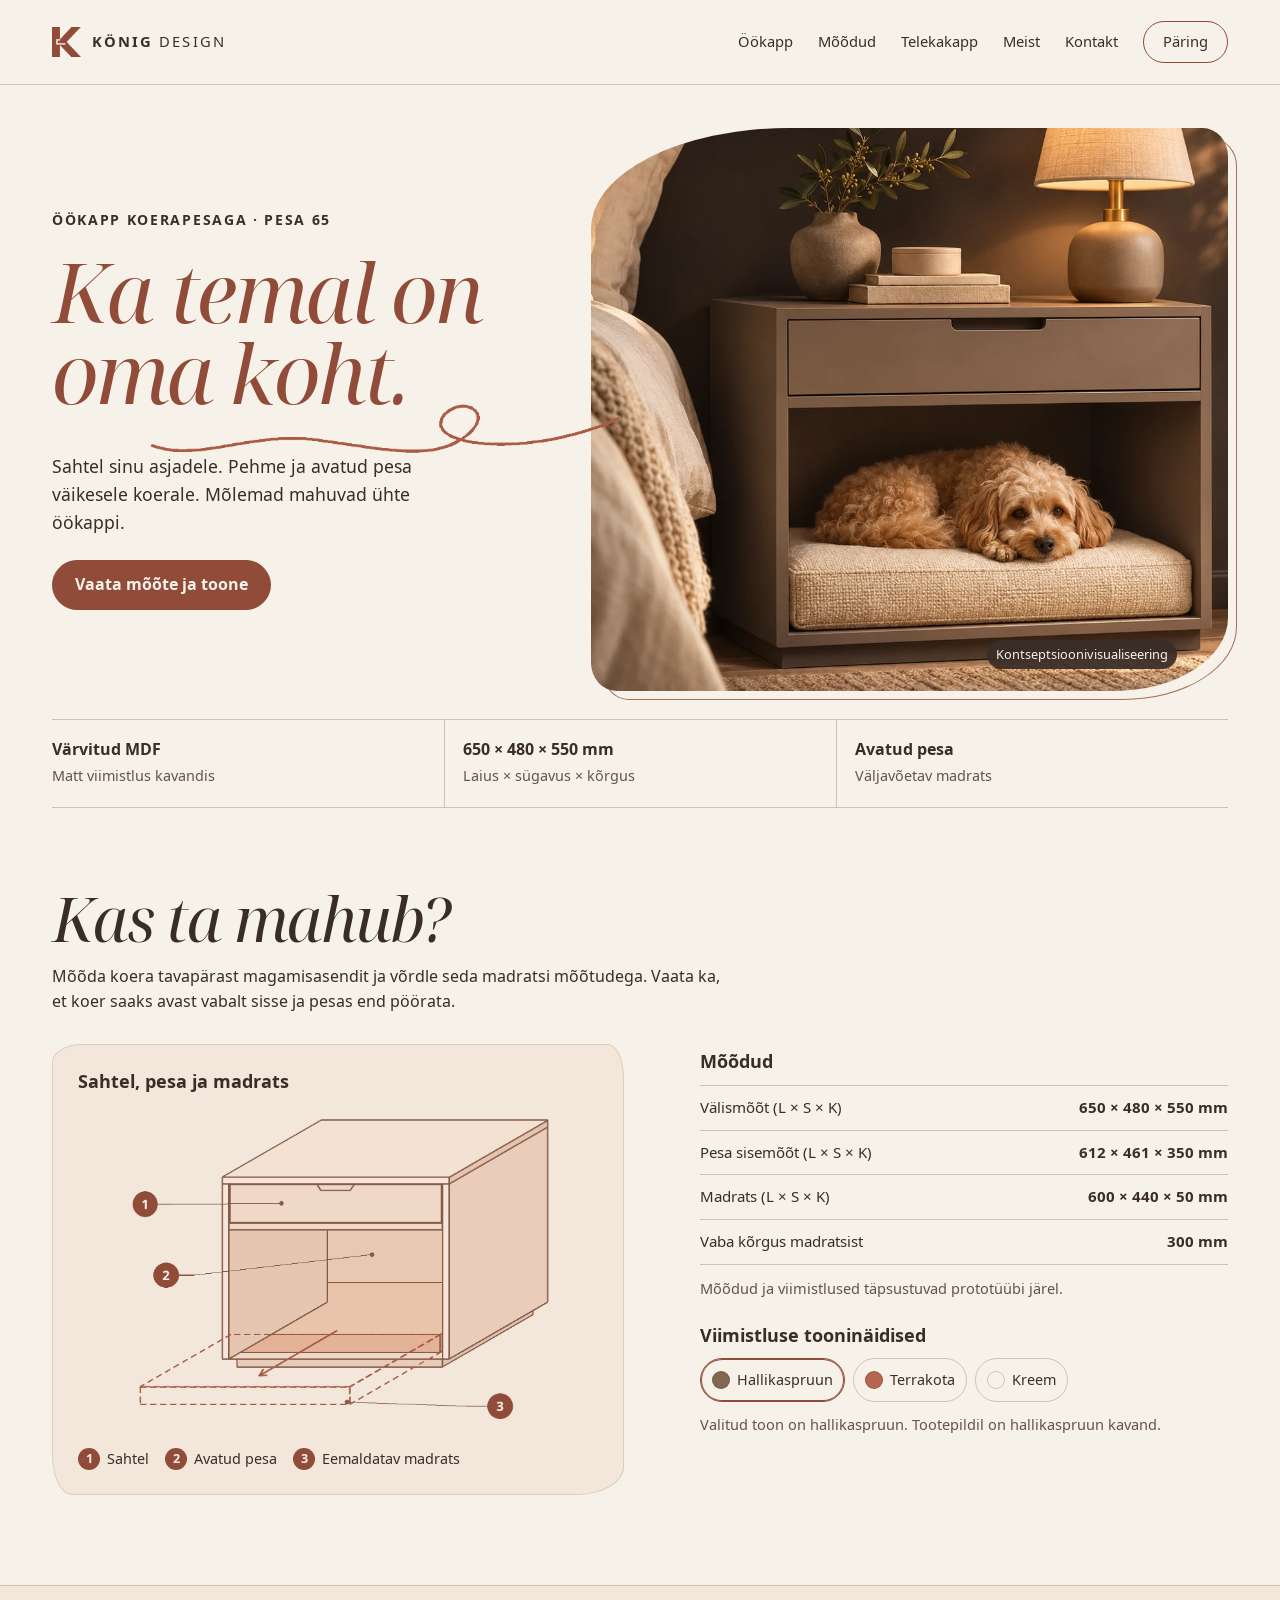
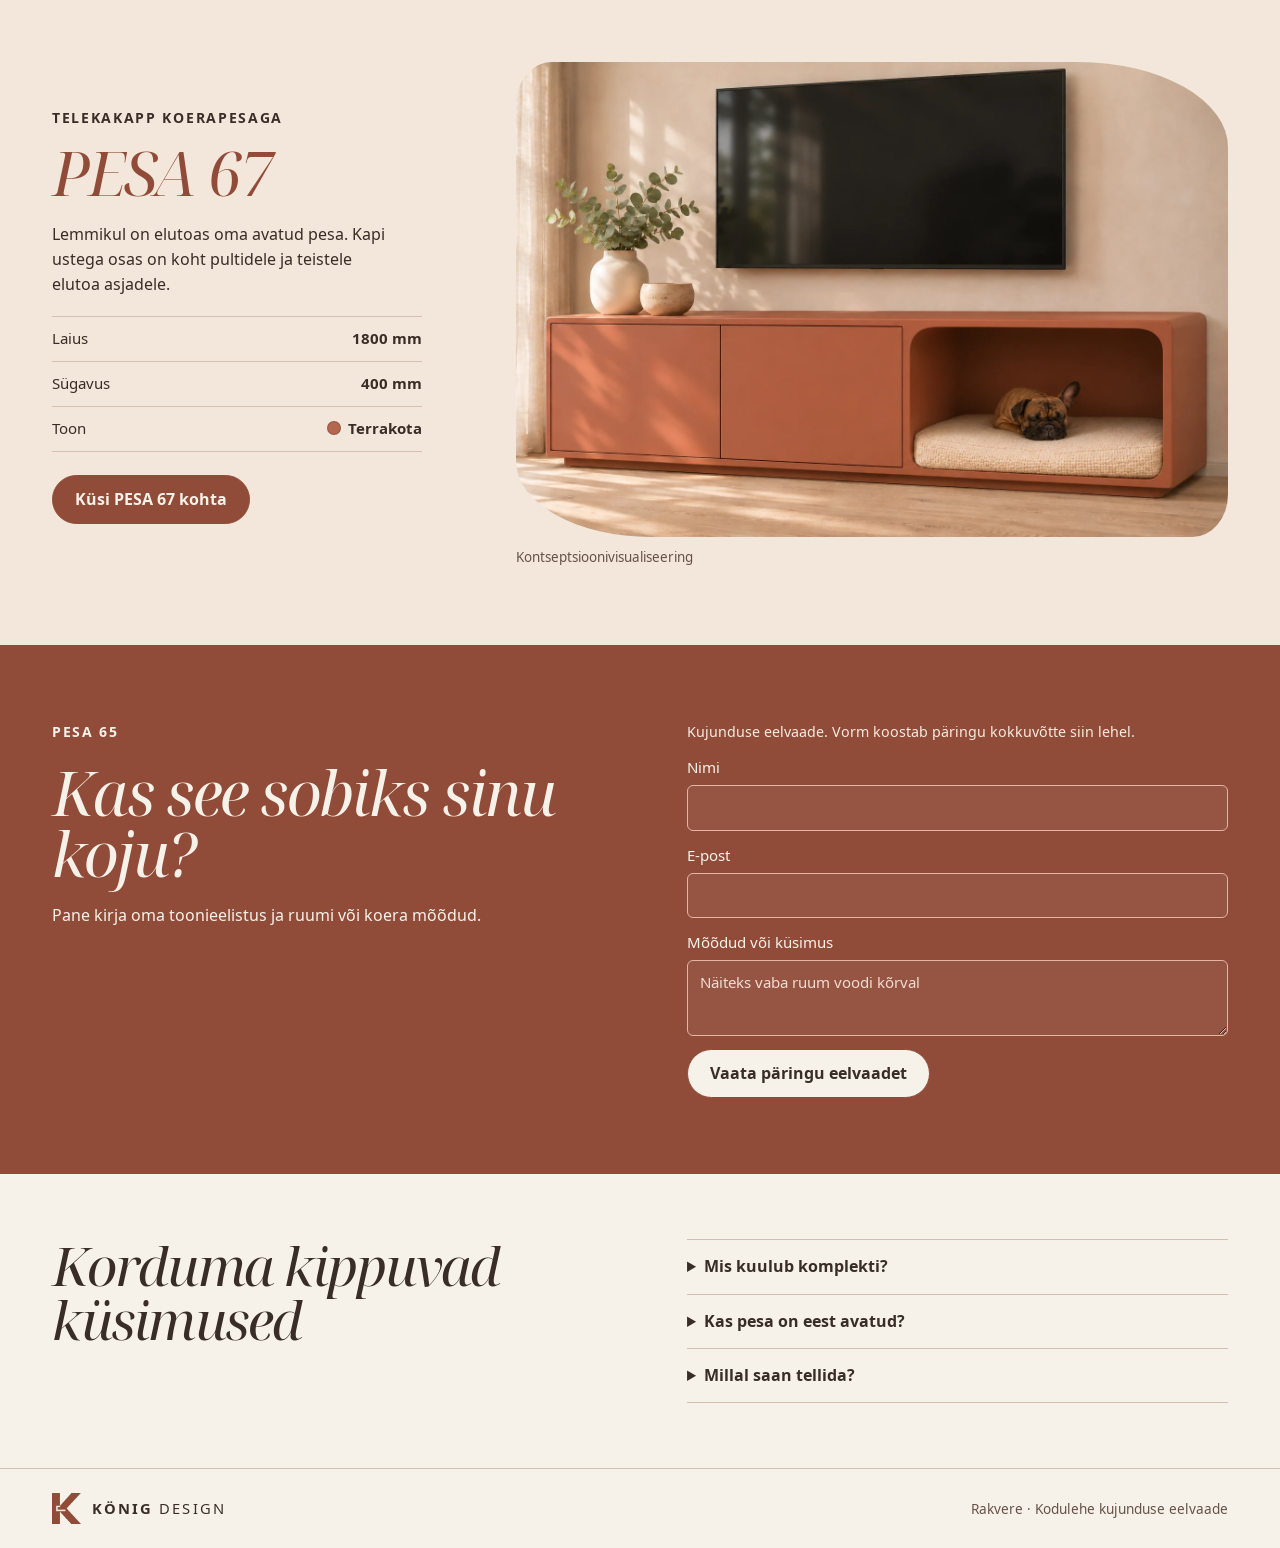
<file: index.html>
<!doctype html>
<html lang="et">
<head>
<meta charset="utf-8"><meta name="viewport" content="width=device-width,initial-scale=1">
<title>König Design | PESA 65 öökapp koerapesaga</title>
<meta name="description" content="König Designi PESA 65. Värvitud MDF-ist öökapp sahtli ja avatud koerapesaga.">
<link rel="stylesheet" href="site.css?v=pesa67">
<script src="site.js" defer></script>
</head>
<body>
<a class="skip" href="#sisu">Liigu sisu juurde</a>
<header><div class="wrap nav" id="algus">
  <a class="wordmark" href="#algus" aria-label="König Design, avaleht"><img src="assets/logo.png" width="29" height="30" alt=""><span><strong>KÖNIG</strong> DESIGN</span></a>
  <nav class="navlinks" aria-label="Põhimenüü">
    <a href="#toode">Öökapp</a>
    <a href="#moodud">Mõõdud</a>
    <a href="#pesa-67">Telekakapp</a>
    <a href="meist.html">Meist</a>
    <a href="kontakt.html">Kontakt</a>
    <a href="#huvi" class="nav-cta">Päring</a>
  </nav>
</div></header>
<main id="sisu">
  <section id="toode" class="wrap hero" aria-labelledby="pealkiri">
    <div class="hero-copy"><p class="kicker">Öökapp koerapesaga · <span style="white-space:nowrap">PESA 65</span></p>
      <div class="hero-heading">
        <h1 id="pealkiri">Ka temal on<br> oma koht.</h1>
        <img class="hero-stroke" src="assets/looklev-joon.webp" alt="" width="465" height="69">
      </div>
      <p>Sahtel sinu asjadele. Pehme ja avatud pesa väikesele koerale. Mõlemad mahuvad ühte öökappi.</p>
      <a class="button" href="#moodud">Vaata mõõte ja toone</a>
    </div>
    <figure class="hero-photo">
      <img src="assets/pesa-65.webp" alt="Väike koer puhkab sooja hallikaspruuni öökapi avatud pesas" width="1082" height="874" fetchpriority="high">
      <figcaption class="photo-note">Kontseptsioonivisualiseering</figcaption>
    </figure>
  </section>
  <div class="wrap spec-strip" aria-label="Toote põhiandmed">
    <div><strong>Värvitud MDF</strong><span>Matt viimistlus kavandis</span></div>
    <div><strong>650 × 480 × 550 mm</strong><span>Laius × sügavus × kõrgus</span></div>
    <div><strong>Avatud pesa</strong><span>Väljavõetav madrats</span></div>
  </div>
  <section class="wrap details" id="moodud" aria-labelledby="detail-title">
    <div class="details-intro">
      <h2 id="detail-title">Kas ta mahub?</h2>
      <p>Mõõda koera tavapärast magamisasendit ja võrdle seda madratsi mõõtudega. Vaata ka, et koer saaks avast vabalt sisse ja pesas end pöörata.</p>
    </div>
    <figure class="product-diagram" aria-labelledby="diagram-title">
      <h3 id="diagram-title">Sahtel, pesa ja madrats</h3>
      <img src="assets/pesa-65-kontuur.webp" alt="Öökapi kontuurjoonis. Sahtel on pesa kohal. Nool näitab, kuidas madratsit eest välja tõmmata." width="480" height="337" loading="lazy">
      <figcaption>
        <ol class="diagram-key">
          <li><span>1</span> Sahtel</li>
          <li><span>2</span> Avatud pesa</li>
          <li><span>3</span> Eemaldatav madrats</li>
        </ol>
      </figcaption>
    </figure>
    <div class="product-specs">
      <h3>Mõõdud</h3>
      <dl class="measure">
        <dt>Välismõõt (L × S × K)</dt><dd>650 × 480 × 550 mm</dd>
        <dt>Pesa sisemõõt (L × S × K)</dt><dd>612 × 461 × 350 mm</dd>
        <dt>Madrats (L × S × K)</dt><dd>600 × 440 × 50 mm</dd>
        <dt>Vaba kõrgus madratsist</dt><dd>300 mm</dd>
      </dl>
      <p class="sub prototype-note">Mõõdud ja viimistlused täpsustuvad prototüübi järel.</p>
      <h3 id="toonid">Viimistluse tooninäidised</h3>
      <div class="finishes" role="group" aria-labelledby="toonid">
        <button class="swatch" type="button" style="--swatch:#826650" aria-pressed="true" data-tone="Hallikaspruun"><i aria-hidden="true"></i>Hallikaspruun</button>
        <button class="swatch" type="button" style="--swatch:#B4664F" aria-pressed="false" data-tone="Terrakota"><i aria-hidden="true"></i>Terrakota</button>
        <button class="swatch" type="button" style="--swatch:#F7F2E9" aria-pressed="false" data-tone="Kreem"><i aria-hidden="true"></i>Kreem</button>
      </div>
      <p id="tone-status" class="sub" aria-live="polite">Valitud toon on hallikaspruun. Tootepildil on hallikaspruun kavand.</p>
    </div>
  </section>
  <section class="tv-product" id="pesa-67" aria-labelledby="pesa-67-title">
    <div class="wrap tv-product-layout">
      <div class="tv-product-copy">
        <p class="kicker">Telekakapp koerapesaga</p>
        <h2 id="pesa-67-title">PESA 67</h2>
        <p class="tv-product-intro">Lemmikul on elutoas oma avatud pesa. Kapi ustega osas on koht pultidele ja teistele elutoa asjadele.</p>
        <dl class="measure">
          <dt>Laius</dt><dd>1800 mm</dd>
          <dt>Sügavus</dt><dd>400 mm</dd>
          <dt>Toon</dt><dd><span class="tv-finish" aria-hidden="true"></span>Terrakota</dd>
        </dl>
        <a class="button" href="kontakt.html">Küsi PESA 67 kohta</a>
      </div>
      <figure class="tv-product-photo">
        <img src="assets/pesa-67.webp" alt="Terrakotatoonides PESA 67 telekakapp, mille avatud pesas magab prantsuse buldog Rolex" width="1536" height="1024" loading="lazy">
        <figcaption>Kontseptsioonivisualiseering</figcaption>
      </figure>
    </div>
  </section>
  <section class="request" id="huvi" aria-labelledby="huvi-title"><div class="wrap">
    <div class="request-copy"><p class="kicker">PESA 65</p><h2 id="huvi-title">Kas see sobiks sinu koju?</h2><p>Pane kirja oma toonieelistus ja ruumi või koera mõõdud.</p></div>
    <form id="request-form">
      <p class="note">Kujunduse eelvaade. Vorm koostab päringu kokkuvõtte siin lehel.</p>
      <label>Nimi<input name="nimi" required autocomplete="name" maxlength="100"></label>
      <label>E-post<input type="email" name="email" required autocomplete="email" maxlength="160"></label>
      <label>Mõõdud või küsimus<textarea name="küsimus" maxlength="600" placeholder="Näiteks vaba ruum voodi kõrval"></textarea></label>
      <button class="button" type="submit">Vaata päringu eelvaadet</button>
      <output class="result" id="summary" aria-live="polite" hidden></output>
    </form>
  </div></section>
  <section class="wrap faq"><h2>Korduma kippuvad küsimused</h2>
    <div>
      <details><summary>Mis kuulub komplekti?</summary><p>Kavandatud komplektis on ühe sahtliga kapp ja väljavõetav madrats. Madratsile on kavandatud eemaldatav kate.</p></details>
      <details><summary>Kas pesa on eest avatud?</summary><p>Jah. Koer saab ise pesasse minna ja sealt välja tulla.</p></details>
      <details><summary>Millal saan tellida?</summary><p>Tellimise aeg, hind ja tarneviis selguvad pärast prototüübi valmimist.</p></details>
    </div>
  </section>
</main>
<footer><div class="wrap"><a class="wordmark" href="#algus"><img src="assets/logo.png" width="29" height="30" alt=""><span><strong>KÖNIG</strong> DESIGN</span></a><p>Rakvere · Kodulehe kujunduse eelvaade</p></div></footer>
</body>
</html>
</file>
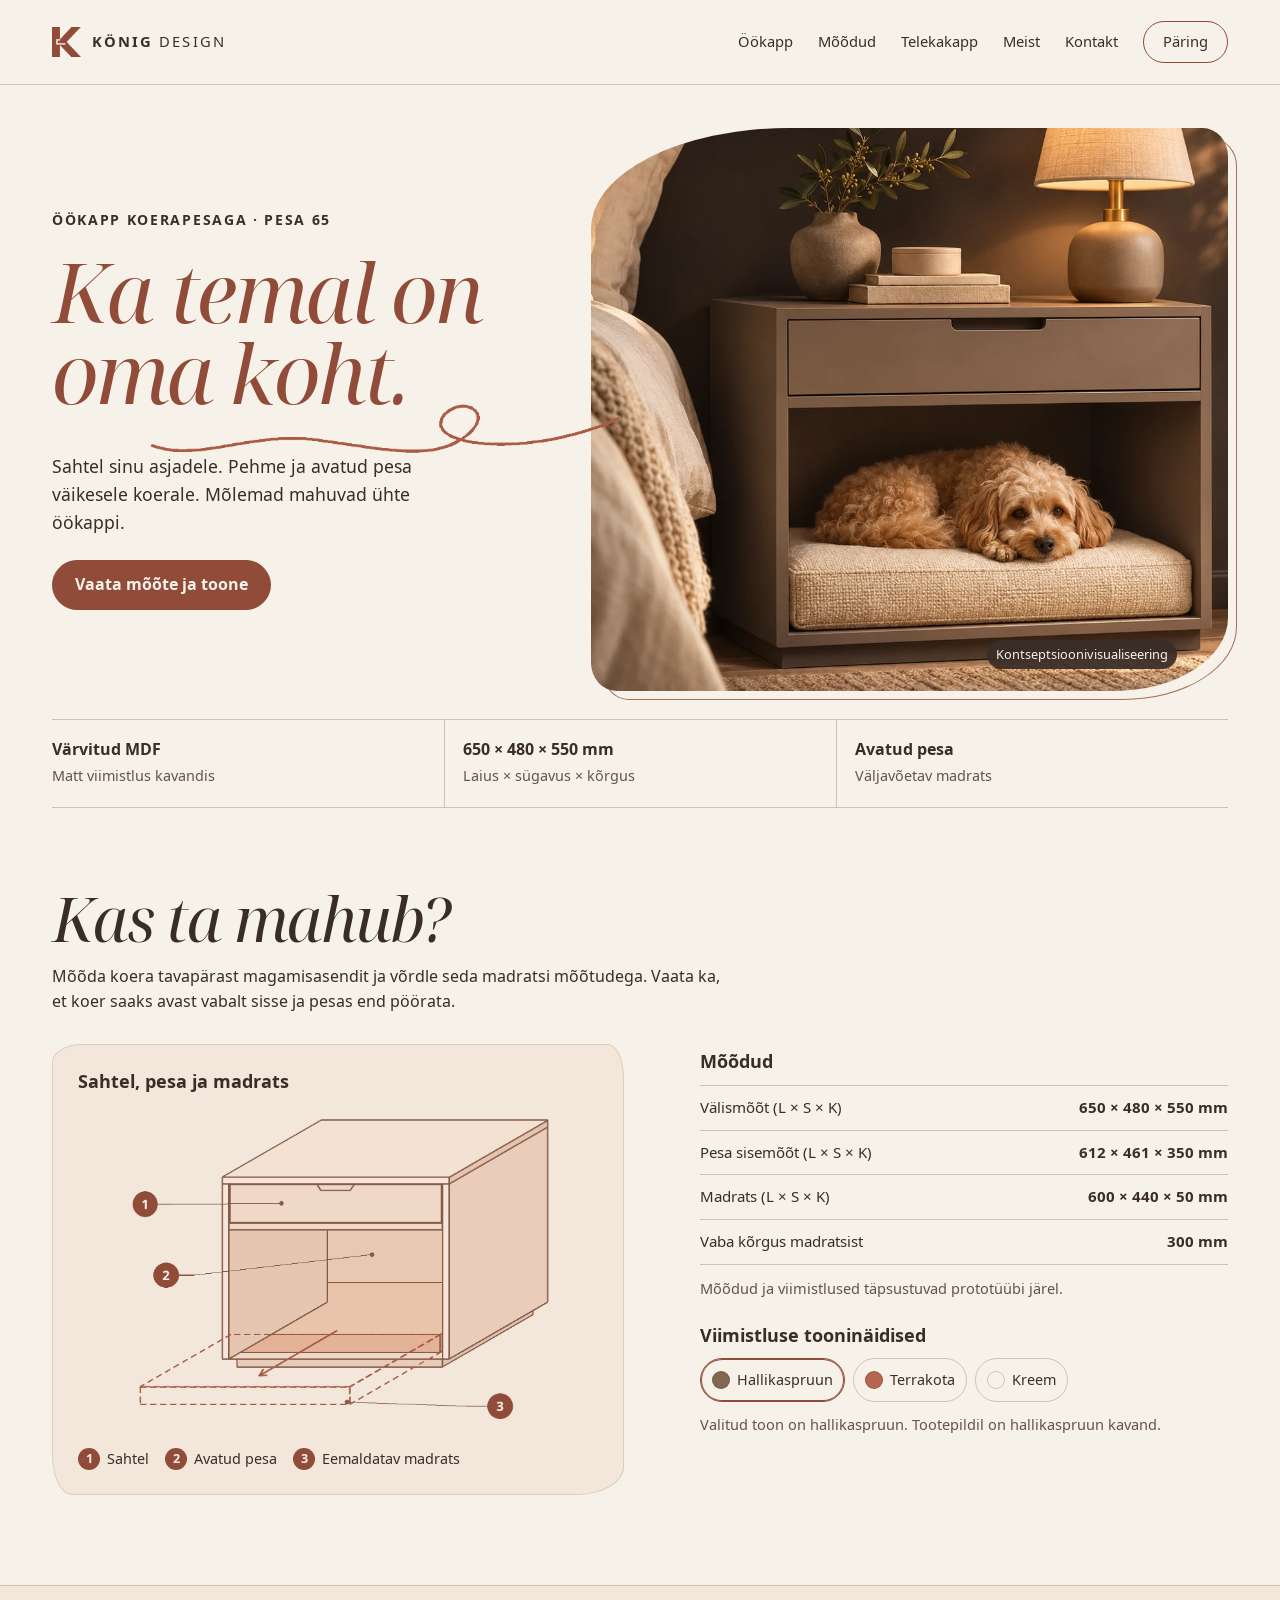
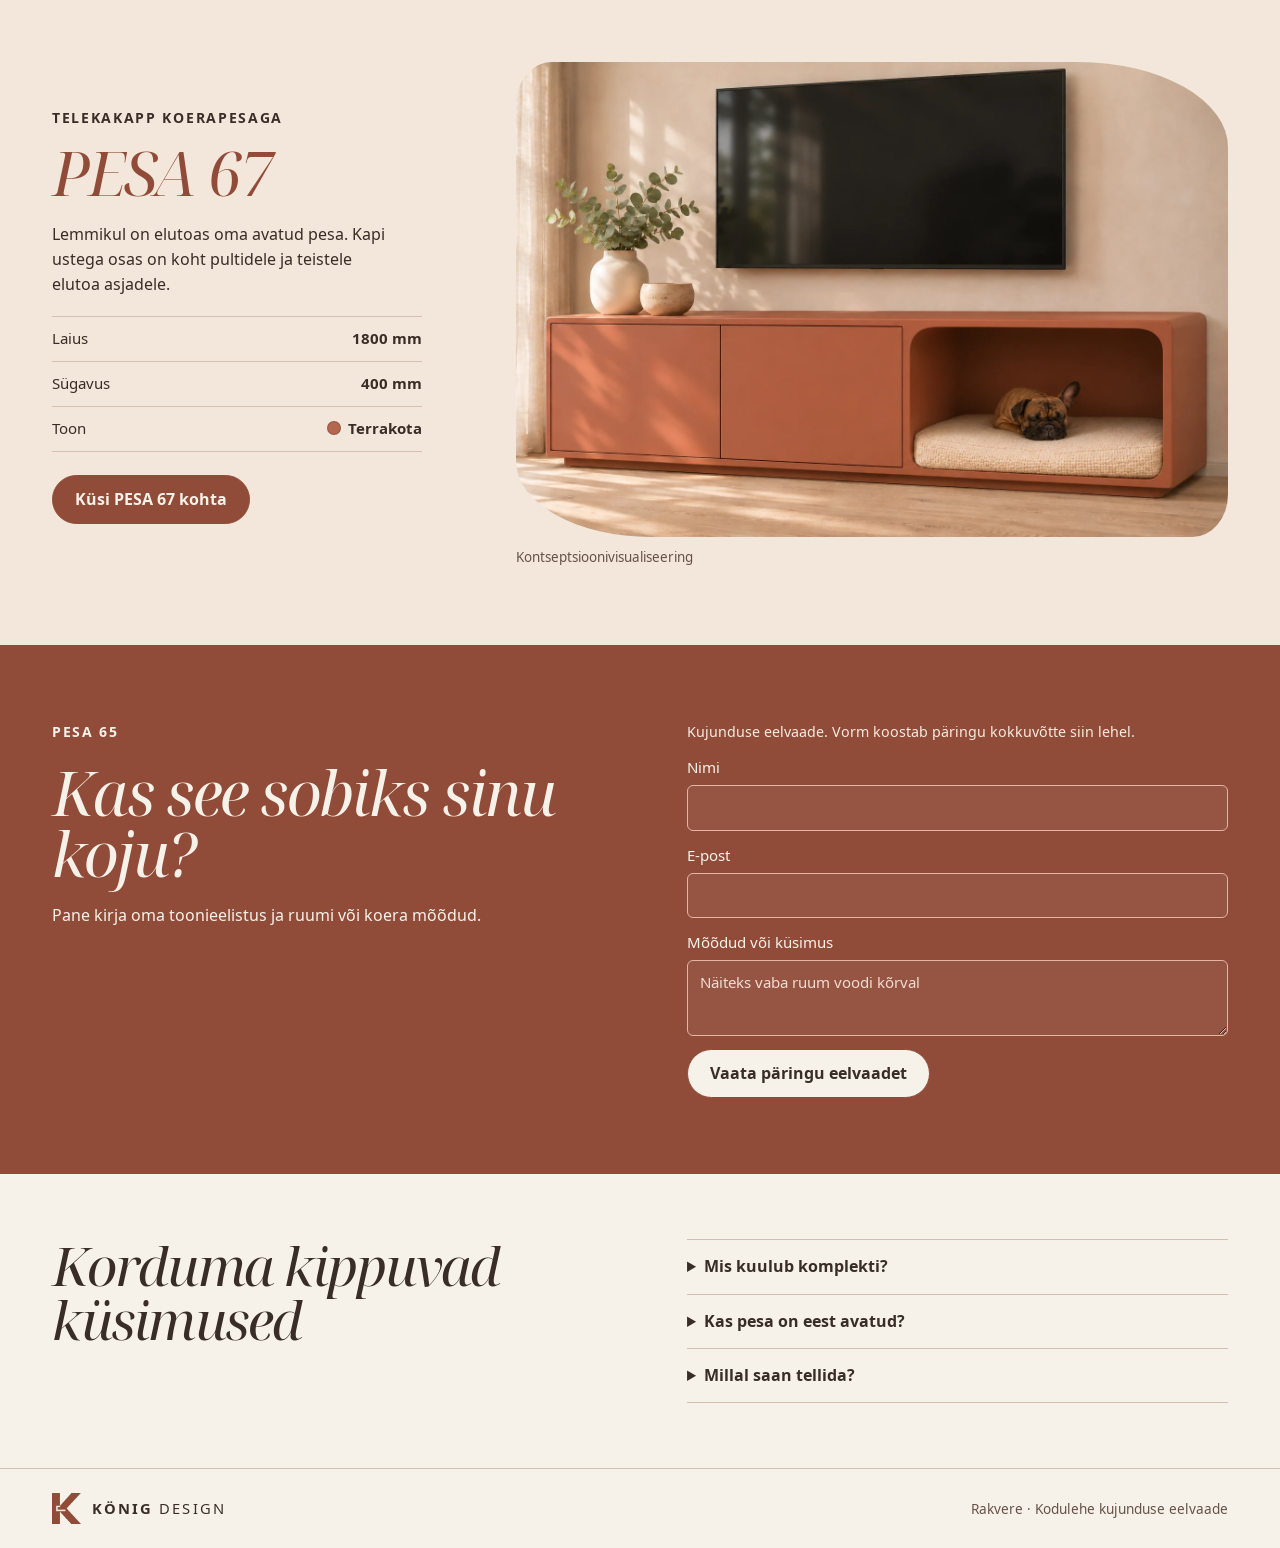
<file: Konig-Design-kodulehe-kujundus.html>
<!doctype html>
<html lang="et">
<head>
<meta charset="utf-8">
<title>König Design | PESA 65</title>
<link rel="canonical" href="./">
<meta http-equiv="refresh" content="0; url=./">
<script>location.replace('./' + location.search + location.hash);</script>
</head>
<body>
<p><a href="./">Ava König Designi PESA 65 testleht</a></p>
</body>
</html>
</file>
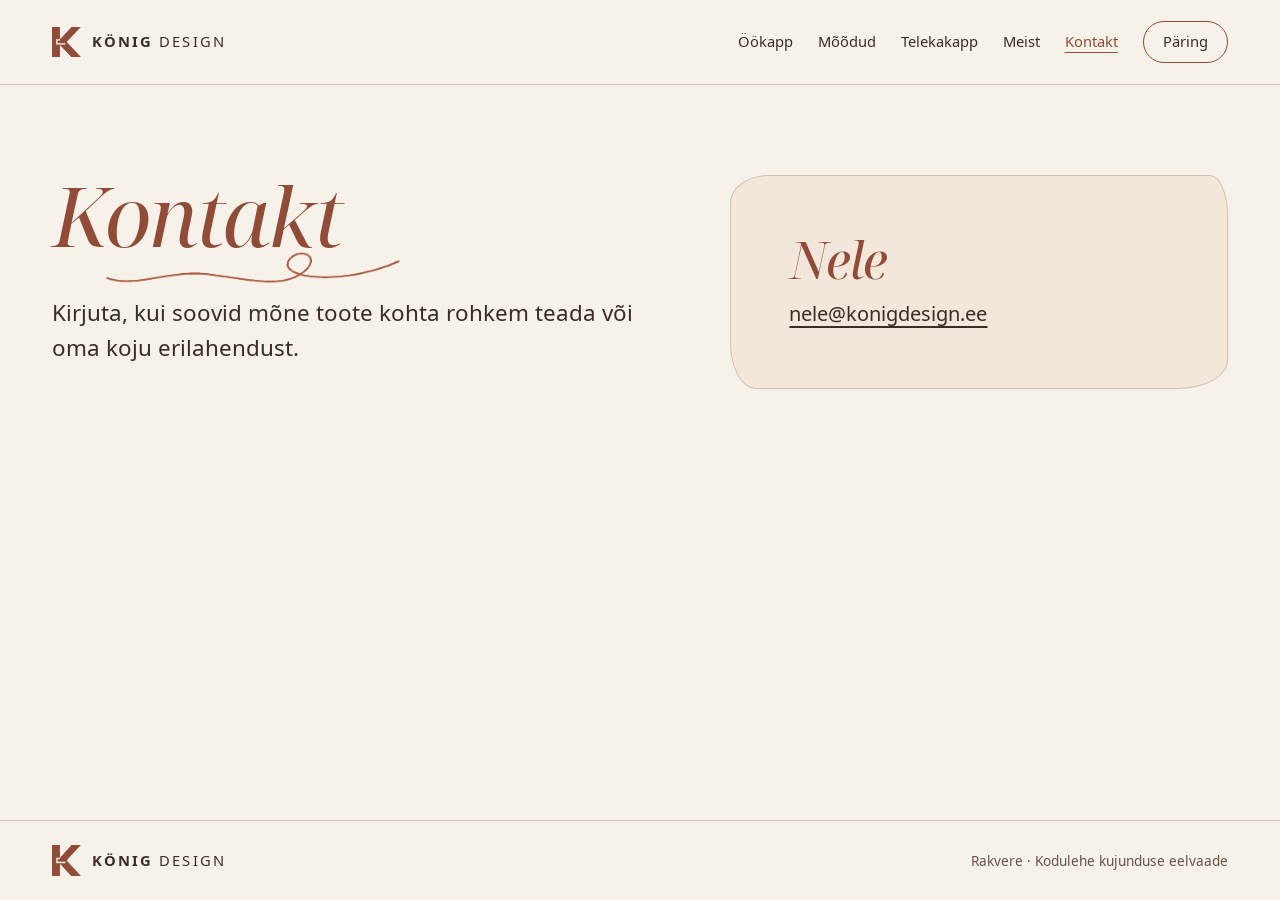
<file: kontakt.html>
<!doctype html>
<html lang="et">
<head>
  <meta charset="utf-8">
  <meta name="viewport" content="width=device-width, initial-scale=1">
  <title>Kontakt | König Design</title>
  <meta name="description" content="König Designi kontakt. Mööbli ja erilahenduste küsimustes kirjuta Nelele.">
  <link rel="stylesheet" href="site.css?v=pesa67">
</head>
<body class="info-page">
<a class="skip" href="#sisu">Liigu sisu juurde</a>
<header><div class="wrap nav" id="algus">
  <a class="wordmark" href="./" aria-label="König Design, avaleht"><img src="assets/logo.png" width="29" height="30" alt=""><span><strong>KÖNIG</strong> DESIGN</span></a>
  <nav class="navlinks" aria-label="Põhimenüü">
    <a href="./#toode">Öökapp</a>
    <a href="./#moodud">Mõõdud</a>
    <a href="./#pesa-67">Telekakapp</a>
    <a href="meist.html">Meist</a>
    <a href="kontakt.html" aria-current="page">Kontakt</a>
    <a href="./#huvi" class="nav-cta">Päring</a>
  </nav>
</div></header>
<main id="sisu" class="wrap contact-page">
  <div class="contact-intro">
    <div class="info-heading">
      <h1>Kontakt</h1>
      <img src="assets/looklev-joon.webp" alt="" width="465" height="69">
    </div>
    <p class="story-lead">Kirjuta, kui soovid mõne toote kohta rohkem teada või oma koju erilahendust.</p>
  </div>
  <section class="contact-card" aria-labelledby="contact-name">
    <h2 id="contact-name">Nele</h2>
    <address><a href="mailto:nele@konigdesign.ee">nele@konigdesign.ee</a></address>
  </section>
</main>
<footer><div class="wrap"><a class="wordmark" href="./"><img src="assets/logo.png" width="29" height="30" alt=""><span><strong>KÖNIG</strong> DESIGN</span></a><p>Rakvere · Kodulehe kujunduse eelvaade</p></div></footer>
</body>
</html>
</file>
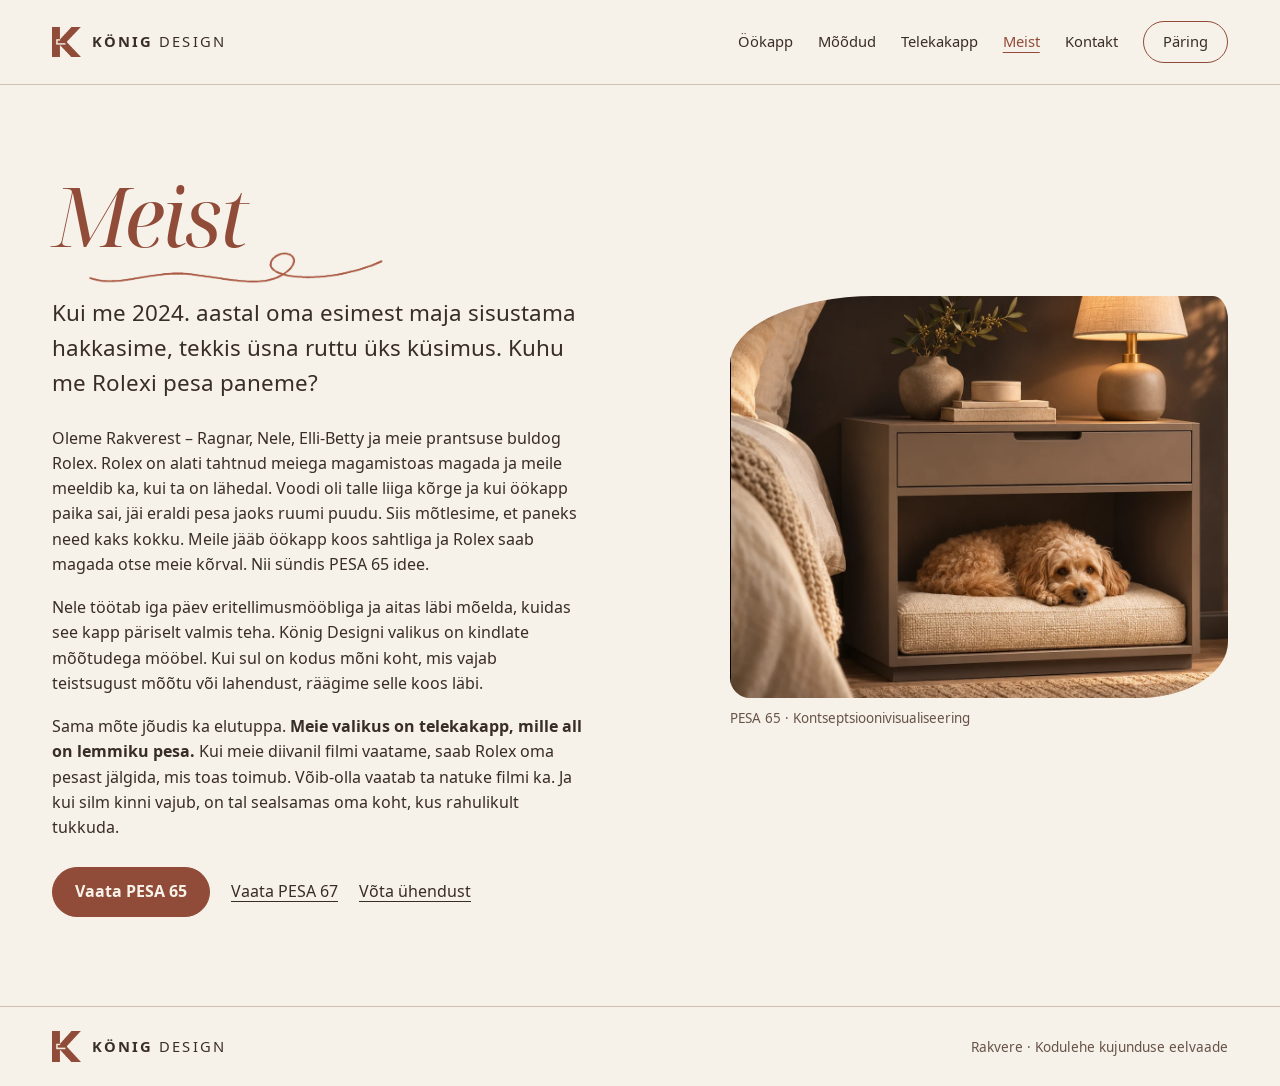
<file: meist.html>
<!doctype html>
<html lang="et">
<head>
  <meta charset="utf-8">
  <meta name="viewport" content="width=device-width, initial-scale=1">
  <title>Meist | König Design</title>
  <meta name="description" content="König Designi ja öökapi PESA 65 lugu algas ühe Rakvere pere kodust.">
  <link rel="stylesheet" href="site.css?v=pesa67">
</head>
<body class="info-page">
<a class="skip" href="#sisu">Liigu sisu juurde</a>
<header><div class="wrap nav" id="algus">
  <a class="wordmark" href="./" aria-label="König Design, avaleht"><img src="assets/logo.png" width="29" height="30" alt=""><span><strong>KÖNIG</strong> DESIGN</span></a>
  <nav class="navlinks" aria-label="Põhimenüü">
    <a href="./#toode">Öökapp</a>
    <a href="./#moodud">Mõõdud</a>
    <a href="./#pesa-67">Telekakapp</a>
    <a href="meist.html" aria-current="page">Meist</a>
    <a href="kontakt.html">Kontakt</a>
    <a href="./#huvi" class="nav-cta">Päring</a>
  </nav>
</div></header>
<main id="sisu" class="wrap about-page">
  <div class="info-heading">
    <h1>Meist</h1>
    <img src="assets/looklev-joon.webp" alt="" width="465" height="69">
  </div>
  <div class="about-layout">
    <article aria-label="König Designi lugu">
      <p class="story-lead">Kui me 2024. aastal oma esimest maja sisustama hakkasime, tekkis üsna ruttu üks küsimus. Kuhu me Rolexi pesa paneme?</p>
      <p>Oleme Rakverest – Ragnar, Nele, Elli-Betty ja meie prantsuse buldog Rolex. Rolex on alati tahtnud meiega magamistoas magada ja meile meeldib ka, kui ta on lähedal. Voodi oli talle liiga kõrge ja kui öökapp paika sai, jäi eraldi pesa jaoks ruumi puudu. Siis mõtlesime, et paneks need kaks kokku. Meile jääb öökapp koos sahtliga ja Rolex saab magada otse meie kõrval. Nii sündis PESA 65 idee.</p>
      <p>Nele töötab iga päev eritellimusmööbliga ja aitas läbi mõelda, kuidas see kapp päriselt valmis teha. König Designi valikus on kindlate mõõtudega mööbel. Kui sul on kodus mõni koht, mis vajab teistsugust mõõtu või lahendust, räägime selle koos läbi.</p>
      <p>Sama mõte jõudis ka elutuppa. <strong>Meie valikus on telekakapp, mille all on lemmiku pesa.</strong> Kui meie diivanil filmi vaatame, saab Rolex oma pesast jälgida, mis toas toimub. Võib-olla vaatab ta natuke filmi ka. Ja kui silm kinni vajub, on tal sealsamas oma koht, kus rahulikult tukkuda.</p>
    </article>
    <figure class="about-photo">
      <img src="assets/pesa-65.webp" alt="PESA 65 öökapp, mille avatud pesas puhkab väike koer" width="1082" height="874">
      <figcaption>PESA 65 · Kontseptsioonivisualiseering</figcaption>
    </figure>
  </div>
  <div class="about-actions">
    <a class="button" href="./#toode">Vaata PESA 65</a>
    <a class="text-link" href="./#pesa-67">Vaata PESA 67</a>
    <a class="text-link" href="kontakt.html">Võta ühendust</a>
  </div>
</main>
<footer><div class="wrap"><a class="wordmark" href="./"><img src="assets/logo.png" width="29" height="30" alt=""><span><strong>KÖNIG</strong> DESIGN</span></a><p>Rakvere · Kodulehe kujunduse eelvaade</p></div></footer>
</body>
</html>
</file>
<file: site.css>
@font-face {
  font-family: Noto;
  src: url("assets/sans.woff") format("woff");
  font-weight: 400;
  font-display: swap;
}

@font-face {
  font-family: Noto;
  src: url("assets/bold.woff") format("woff");
  font-weight: 700;
  font-display: swap;
}

@font-face {
  font-family: Display;
  src: url("assets/serif.woff") format("woff");
  font-style: italic;
  font-display: swap;
}

:root {
  --cream: #f7f2e9;
  --paper: #f2e7da;
  --ink: #392d27;
  --brand: #914c39;
  --brand-hover: #743b2c;
  --sand: #d9cbb7;
  --clay-light: #e5b5a4;
  --line: #d3c0b1;
  --muted: #665249;
  --wrap: min(100% - 104px, 1320px);
}

* { box-sizing: border-box; }

html { scroll-behavior: smooth; }

body {
  margin: 0;
  background: var(--cream);
  color: var(--ink);
  font: 1rem/1.58 Noto, Arial, sans-serif;
}

img {
  display: block;
  max-width: 100%;
  height: auto;
}

a { color: inherit; }

button, input, textarea {
  font: inherit;
  color: inherit;
}

:focus-visible {
  outline: 2px solid var(--brand);
  outline-offset: 5px;
}

[hidden] { display: none !important; }

.wrap {
  width: var(--wrap);
  margin-inline: auto;
}

.skip {
  position: fixed;
  z-index: 2;
  top: -6rem;
  left: 1rem;
  padding: 12px 20px;
  background: var(--brand);
  color: var(--cream);
}

.skip:focus { top: 1rem; }

header { border-bottom: 1px solid var(--line); }

.nav {
  display: flex;
  align-items: center;
  justify-content: space-between;
  min-height: 84px;
  gap: 24px;
}

.wordmark {
  display: flex;
  align-items: center;
  gap: 11px;
  text-decoration: none;
  white-space: nowrap;
  letter-spacing: .14em;
  font-size: .92rem;
}

.wordmark img { width: 29px; }

.navlinks {
  display: flex;
  align-items: center;
  gap: 25px;
}

.navlinks a {
  text-decoration: none;
  font-size: .92rem;
}

.navlinks a:hover {
  text-decoration: underline;
  text-underline-offset: .3em;
}

.navlinks .nav-cta {
  border: 1px solid var(--brand);
  border-radius: 100px;
  padding: .55em 1.3em;
}

.navlinks .nav-cta:hover {
  background: var(--brand);
  color: var(--cream);
  text-decoration: none;
}

.hero {
  display: grid;
  grid-template-columns: minmax(0, .88fr) minmax(0, 1.12fr);
  align-items: center;
  gap: clamp(18px, 3vw, 44px);
  padding-block: 43px 28px;
}

.hero-copy {
  position: relative;
  z-index: 1;
  padding-block: 38px;
}

.kicker {
  margin: 0 0 19px;
  font-size: .875rem;
  font-weight: 700;
  letter-spacing: .12em;
  text-transform: uppercase;
}

h1, h2 {
  margin: 0;
  font-family: Display, Georgia, serif;
  font-weight: 400;
  font-style: italic;
  line-height: .99;
  letter-spacing: -.035em;
}

h1 {
  color: var(--brand);
  font-size: clamp(3.65rem, 6.45vw, 6.9rem);
}

h2 { font-size: clamp(2.75rem, 4.8vw, 4.9rem); }

h3 {
  margin: 0 0 .5em;
  font-size: 1.125rem;
  line-height: 1.3;
}

p { margin: 0 0 1rem; }

.hero-heading {
  position: relative;
  margin-bottom: 39px;
}

.hero-stroke {
  position: absolute;
  left: 19%;
  bottom: -51px;
  width: 102%;
  max-width: 480px;
  pointer-events: none;
}

.hero-copy > p:not(.kicker) {
  max-width: 27rem;
  margin-bottom: 24px;
  font-size: 1.1rem;
}

.button {
  display: inline-flex;
  align-items: center;
  justify-content: center;
  min-height: 49px;
  padding: 11px 22px;
  border: 1px solid var(--brand);
  border-radius: 100px;
  background: var(--brand);
  color: var(--cream);
  font-weight: 700;
  text-decoration: none;
  cursor: pointer;
}

.button:hover { background: var(--brand-hover); }

.hero-photo {
  position: relative;
  margin: 0;
  border-radius: 31% 4% 18% 4% / 18% 5% 13% 5%;
}

.hero-photo::before {
  position: absolute;
  inset: 10px -9px -9px 12px;
  border: 1px solid #a66f5b;
  border-radius: inherit;
  content: "";
  pointer-events: none;
}

.hero-photo > img {
  position: relative;
  width: 100%;
  height: clamp(420px, 44vw, 630px);
  border-radius: inherit;
  object-fit: cover;
  object-position: 61% center;
}

.photo-note {
  position: absolute;
  right: 8%;
  bottom: 4%;
  padding: 4px 9px;
  border-radius: 100px;
  background: #392d27ee;
  color: var(--cream);
  font-size: .8rem;
}

.spec-strip {
  display: grid;
  grid-template-columns: repeat(3, minmax(0, 1fr));
  border-block: 1px solid var(--line);
}

.spec-strip > div { padding: 17px 18px 19px; }
.spec-strip > div:first-child { padding-left: 0; }
.spec-strip > div + div { border-left: 1px solid var(--line); }
.spec-strip strong { display: block; }

.spec-strip span {
  display: block;
  margin-top: 3px;
  color: var(--muted);
  font-size: .9rem;
}

.details {
  display: grid;
  grid-template-columns: minmax(0, 1.04fr) minmax(0, .96fr);
  column-gap: clamp(28px, 6vw, 96px);
  row-gap: 29px;
  padding-block: 80px 90px;
}

.details-intro { grid-column: 1 / -1; }

.details-intro p {
  max-width: 42rem;
  margin: 15px 0 0;
}

.product-diagram {
  align-self: start;
  display: grid;
  gap: 9px;
  margin: 0;
  padding: 25px 25px 23px;
  border: 1px solid #dfccba;
  border-radius: 31px 16px 47px 20px / 18px 34px 28px 40px;
  background: var(--paper);
}

.product-diagram h3 { margin: 0; }

.product-diagram img {
  justify-self: center;
  width: min(100%, 480px);
}

.diagram-key {
  display: flex;
  flex-wrap: wrap;
  gap: 9px 16px;
  margin: 0;
  padding: 0;
  list-style: none;
  font-size: .9rem;
}

.diagram-key li {
  display: flex;
  align-items: center;
  gap: 7px;
}

.diagram-key li span {
  display: inline-grid;
  place-items: center;
  width: 22px;
  height: 22px;
  border-radius: 50%;
  background: var(--brand);
  color: var(--cream);
  font-size: .79rem;
  font-weight: 700;
}

.product-specs { padding-top: 6px; }

.sub {
  color: var(--muted);
  font-size: .91rem;
}

.prototype-note { margin-bottom: 24px; }

.measure {
  display: grid;
  grid-template-columns: minmax(0, 1fr) auto;
  margin: 12px 0;
  border-top: 1px solid var(--line);
  font-size: .94rem;
}

.measure > * {
  margin: 0;
  padding: 10px 0;
  border-bottom: 1px solid var(--line);
}

.measure dd {
  padding-left: 8px;
  text-align: right;
  font-weight: 700;
}

.finishes {
  display: flex;
  flex-wrap: wrap;
  gap: 8px;
  margin: 11px 0;
}

.swatch {
  display: flex;
  align-items: center;
  gap: 7px;
  min-height: 44px;
  padding: 7px 11px;
  border: 1px solid var(--line);
  border-radius: 100px;
  background: transparent;
  font-size: .9rem;
  cursor: pointer;
}

.swatch:hover { border-color: var(--brand); }

.swatch[aria-pressed=true] {
  border-color: var(--brand);
  box-shadow: inset 0 0 0 1px var(--brand);
}

.swatch i {
  width: 18px;
  height: 18px;
  border: 1px solid #392d2736;
  border-radius: 50%;
  background: var(--swatch);
}

.request {
  padding-block: 76px;
  background: var(--brand);
  color: var(--cream);
}

.request > .wrap, .faq {
  display: grid;
  grid-template-columns: repeat(2, minmax(0, 1fr));
  gap: 8%;
}

.request-copy > p:not(.kicker) {
  max-width: 27rem;
  margin-top: 19px;
}

.request form { display: grid; gap: 13px; }
.request label { display: grid; gap: 5px; font-size: .94rem; }

.request input, .request textarea {
  width: 100%;
  padding: 10px 12px;
  border: 1px solid var(--clay-light);
  border-radius: 6px;
  background: #ffffff0c;
}

.request textarea { min-height: 76px; resize: vertical; }
.request textarea::placeholder { color: #f3ddd3; }

.request .button {
  justify-self: start;
  background: var(--cream);
  color: var(--ink);
}

.request .button:hover { background: var(--sand); }
.request :focus-visible { outline-color: var(--cream); }

.result {
  margin-top: 2px;
  padding: 15px;
  border: 1px solid var(--clay-light);
  font-size: .91rem;
  white-space: pre-wrap;
  overflow-wrap: anywhere;
}

.request .note {
  margin: 0;
  color: #f9ebdf;
  font-size: .89rem;
}

.faq { padding-block: 65px; }
.faq h2 { font-size: clamp(2.65rem, 4.2vw, 4.25rem); }
.faq details { border-bottom: 1px solid var(--line); padding: 14px 0; }
.faq details:first-child { border-top: 1px solid var(--line); }
.faq summary { cursor: pointer; font-weight: 700; }
.faq details p { margin: 9px 0 0; padding-left: 16px; }

footer {
  padding: 24px 0;
  border-top: 1px solid var(--line);
}

footer .wrap {
  display: flex;
  align-items: center;
  justify-content: space-between;
  gap: 24px;
}

footer p { margin: 0; color: var(--muted); font-size: .85rem; }

.navlinks a[aria-current="page"] {
  color: var(--brand);
  text-decoration: underline;
  text-underline-offset: .35em;
  text-decoration-thickness: 1px;
}

.info-page {
  display: flex;
  flex-direction: column;
  min-height: 100vh;
}

.info-page footer { margin-top: auto; }

.about-page, .contact-page {
  padding-block: clamp(48px, 7vw, 96px);
}

.info-heading {
  position: relative;
  width: fit-content;
  margin-bottom: 40px;
}

.info-heading img {
  position: absolute;
  bottom: -34px;
  left: 18%;
  width: clamp(165px, 24vw, 300px);
  max-width: none;
  pointer-events: none;
}

.about-layout, .contact-page {
  display: grid;
  grid-template-columns: minmax(0, 1.04fr) minmax(0, .86fr);
  gap: clamp(32px, 6vw, 92px);
  align-items: start;
}

.about-layout article { max-width: 59ch; }
.about-layout p { margin-bottom: 1.12em; }
.about-layout p:last-child { margin-bottom: 0; }

.story-lead {
  max-width: 51ch;
  font-size: clamp(1.13rem, 1.75vw, 1.4rem);
  line-height: 1.55;
}

.about-photo { margin: 0; }

.about-photo img {
  width: 100%;
  border-radius: 29% 3% 18% 4% / 17% 6% 14% 5%;
}

.about-photo figcaption {
  margin-top: 10px;
  color: var(--muted);
  font-size: .84rem;
}

.about-actions {
  display: flex;
  flex-wrap: wrap;
  align-items: center;
  gap: 14px 21px;
  margin-top: 27px;
}

.text-link { text-underline-offset: .25em; }
.text-link:hover { color: var(--brand); }
.contact-intro p { margin-bottom: 0; }

.contact-card {
  align-self: center;
  padding: clamp(25px, 5vw, 58px);
  border: 1px solid var(--line);
  border-radius: 38px 18px 50px 26px / 28px 40px 29px 46px;
  background: var(--paper);
}

.contact-card h2 {
  color: var(--brand);
  font-size: clamp(2.45rem, 4vw, 3.5rem);
}

.contact-card address {
  margin-top: 14px;
  font-size: clamp(1rem, 2vw, 1.25rem);
  font-style: normal;
  overflow-wrap: anywhere;
}

.contact-card a { text-underline-offset: .25em; }
.contact-card a:hover { color: var(--brand); }

.tv-product {
  padding-block: clamp(45px, 6vw, 90px);
  border-top: 1px solid var(--line);
  background: var(--paper);
}

.tv-product-layout {
  display: grid;
  grid-template-columns: minmax(0, .72fr) minmax(0, 1.28fr);
  align-items: center;
  gap: clamp(30px, 5vw, 75px);
}

.tv-product-copy h2 { color: var(--brand); }
.tv-product-copy .kicker { margin-bottom: 13px; }
.tv-product-intro { max-width: 38ch; margin: 19px 0; }
.tv-product-copy .measure { max-width: 370px; margin-bottom: 23px; }

.tv-finish {
  display: inline-block;
  width: 14px;
  height: 14px;
  margin-right: 7px;
  border: 1px solid rgba(57, 45, 39, .25);
  border-radius: 50%;
  background: #b4664f;
  vertical-align: -.08em;
}

.tv-product-photo { margin: 0; }

.tv-product-photo img {
  width: 100%;
  border-radius: 5% 21% 5% 19% / 9% 18% 9% 16%;
}

.tv-product-photo figcaption {
  margin-top: 10px;
  color: var(--muted);
  font-size: .84rem;
}

@media (max-width: 1050px) {
  :root { --wrap: min(100% - 64px, 1320px); }
  .hero-stroke { bottom: -39px; }
}

@media (max-width: 800px) {
  :root { --wrap: calc(100% - 36px); }

  .nav {
    min-height: 72px;
    flex-wrap: wrap;
    gap: 10px;
    padding: 11px 0;
  }

  .navlinks { flex-wrap: wrap; gap: 8px 12px; }
  .navlinks a { font-size: .88rem; }
  .navlinks .nav-cta { padding: .38em .72em; }

  .hero {
    grid-template-columns: minmax(0, 1fr);
    gap: 23px;
    padding-block: 33px 24px;
  }

  .hero-copy { padding: 0; }
  h1 { font-size: clamp(3.05rem, 11vw, 5rem); }
  h2 { font-size: clamp(2.6rem, 9vw, 3.6rem); }
  .hero-heading { margin-bottom: 29px; }
  .hero-stroke { bottom: -31px; left: 31%; width: 62%; max-width: 335px; }
  .hero-copy > p:not(.kicker) { margin-bottom: 19px; font-size: 1rem; }
  .hero-photo::before { inset: 6px -5px -6px 8px; }
  .hero-photo > img { height: auto; aspect-ratio: 1.15; }
  .photo-note { right: 7%; bottom: 5%; }

  .spec-strip > div { padding: 12px 7px; }
  .spec-strip strong { font-size: .84rem; }
  .spec-strip span { font-size: .78rem; }

  .details, .request > .wrap, .faq {
    grid-template-columns: minmax(0, 1fr);
    gap: 24px;
  }

  .about-layout, .contact-page { grid-template-columns: minmax(0, 1fr); gap: 26px; }
  .tv-product-layout { grid-template-columns: minmax(0, 1fr); gap: 24px; }
  .tv-product-photo { grid-row: 2; }
  .info-heading { margin-bottom: 30px; }
  .info-heading img { bottom: -25px; }
  .about-photo { max-width: 520px; }
  .details, .faq { padding-block: 46px; }
  .product-diagram { padding: 17px; }
  .product-specs { padding-top: 0; }
  .request { padding-block: 46px; }
  footer .wrap { flex-wrap: wrap; gap: 9px; }
}

@media (max-width: 480px) {
  .navlinks {
    display: grid;
    width: 100%;
    grid-template-columns: repeat(3, minmax(0, 1fr));
    justify-items: start;
    gap: 3px 10px;
  }
}

@media (max-width: 370px) {
  .navlinks { column-gap: 9px; }
  .navlinks a { font-size: .85rem; }
  .navlinks .nav-cta { padding-inline: .52em; }
  .hero h1 { font-size: 2.75rem; }
  .hero .kicker { font-size: .8rem; letter-spacing: .08em; }
}

@media (prefers-reduced-motion: reduce) {
  html { scroll-behavior: auto; }
}
</file>
